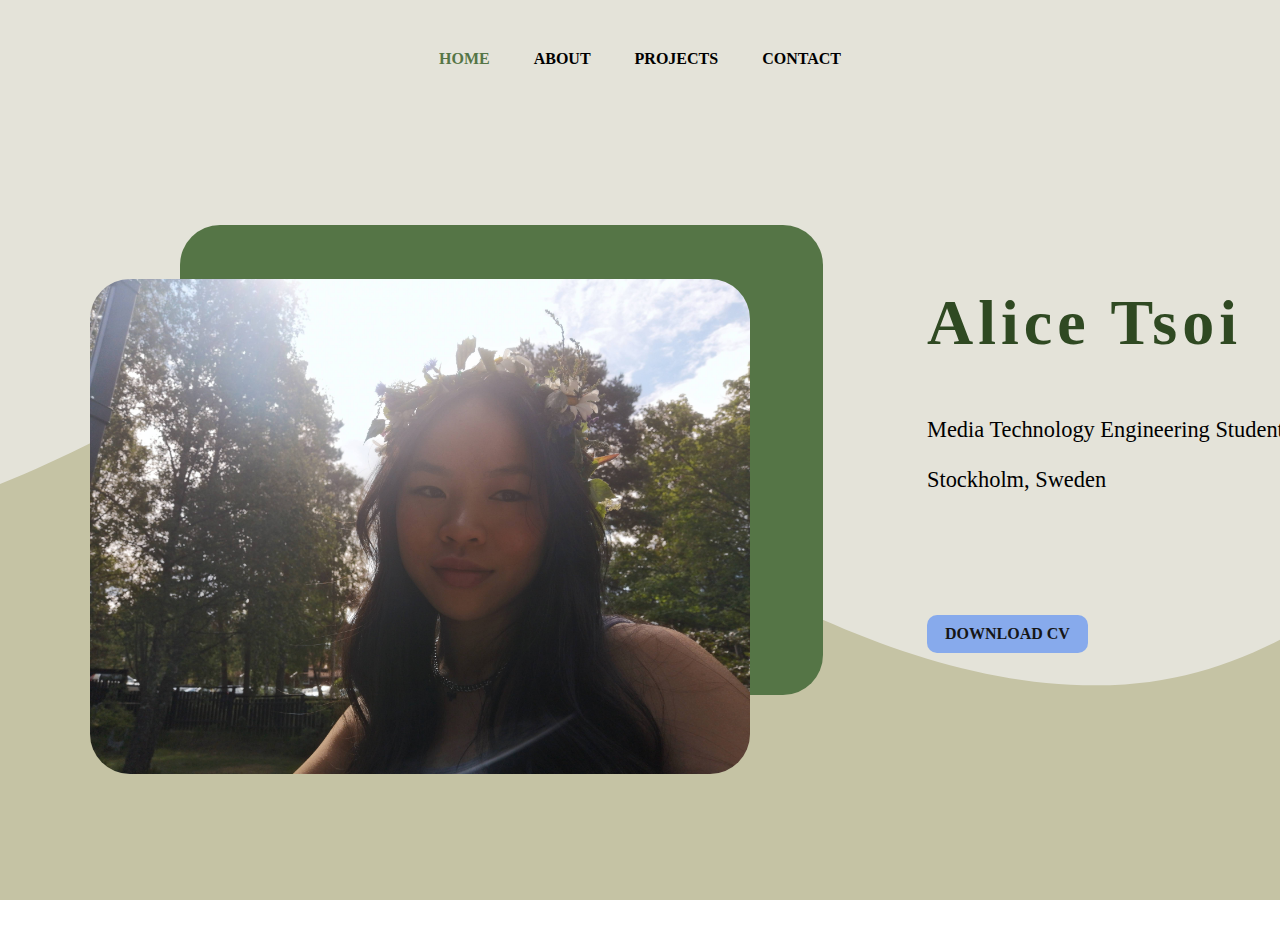
<file: index.html>
<!DOCTYPE html>
<html lang = "en">

<head>
    <meta charset = "UTF-8">
    <meta http-equiv = "X-UA-compatible" content = "IE = egde">
    <meta name = "viewport" content = "width = device - width, intial-scale = 1.0">

    <title> Alice Tsoi | Portfolio </title>
    <link rel="stylesheet" href="styles.css">

</head>


<body>
    
    <div class = "hero">

        <nav>
            <ul>
                <li><a href = "index.html" class = "current" > HOME </a></li>
                <li><a href = "about.html"> ABOUT </a></li>
                <li><a href = "projects.html"> PROJECTS </a></li>
                <li><a href = "contact.html"> CONTACT </a></li>
            </ul>
        </nav>

        <div class = "images">
            <div class="background"> </div>
            <img src = "headshot.jpg" class = "headshot">
        </div>

        <div class = "desc">

            <h1> Alice Tsoi </h1>
            <p> Media Technology Engineering Student <br> Stockholm, Sweden </p>

            <a href="CV (eng).png" download="CV Alice Tsoi"> DOWNLOAD CV </a>

        </div>

    </div>

</body>


</html>
</file>
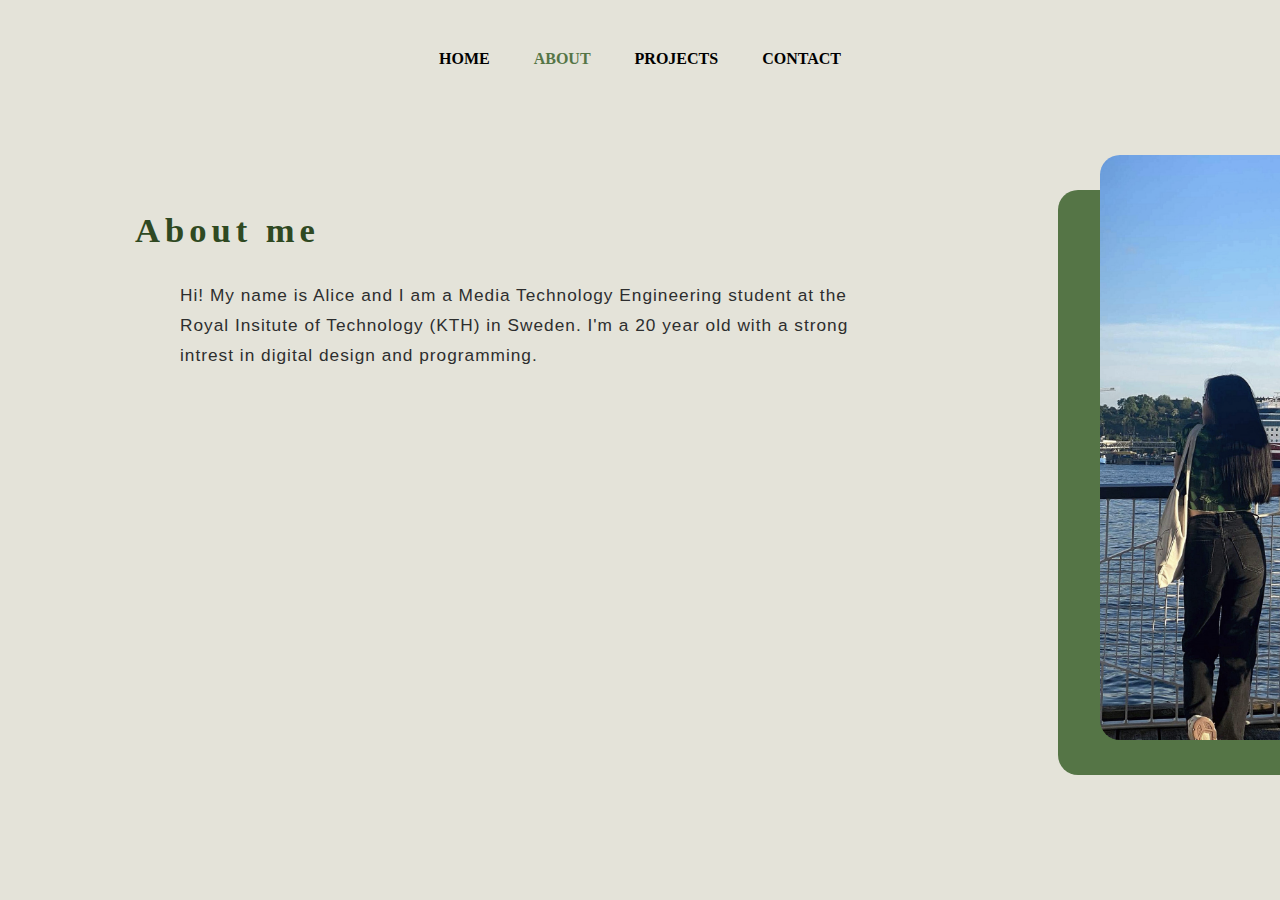
<file: about.html>
<!DOCTYPE html>
<html lang = "en">

<head>
    <meta charset = "UTF-8">
    <meta http-equiv = "X-UA-compatible" content = "IE = egde">
    <meta name = "viewport" content = "width = device - width, intial-scale = 1.0">

    <title> Alice Tsoi | Portfolio </title>
    <link rel="stylesheet" href="styles.css">

</head>


<body>
    
    <div class = "about">

        <nav>
            <ul>
                <li><a href = "index.html"> HOME </a></li>
                <li><a href = "about.html" class = "current" > ABOUT </a></li>
                <li><a href = "projects.html"> PROJECTS </a></li>
                <li><a href = "contact.html"> CONTACT </a></li>
            </ul>
        </nav>

        <div class = "content">
            
            <div class="background"></div>
            <img src="gronan.jpg">

            <h1>About me</h1>
            <p> 
                Hi! My name is Alice and I am a Media Technology Engineering student at the Royal Insitute of Technology (KTH) in Sweden. I'm a 20 year old with
                a strong intrest in digital design and programming. 
            </p>


        </div>


</body>
</file>
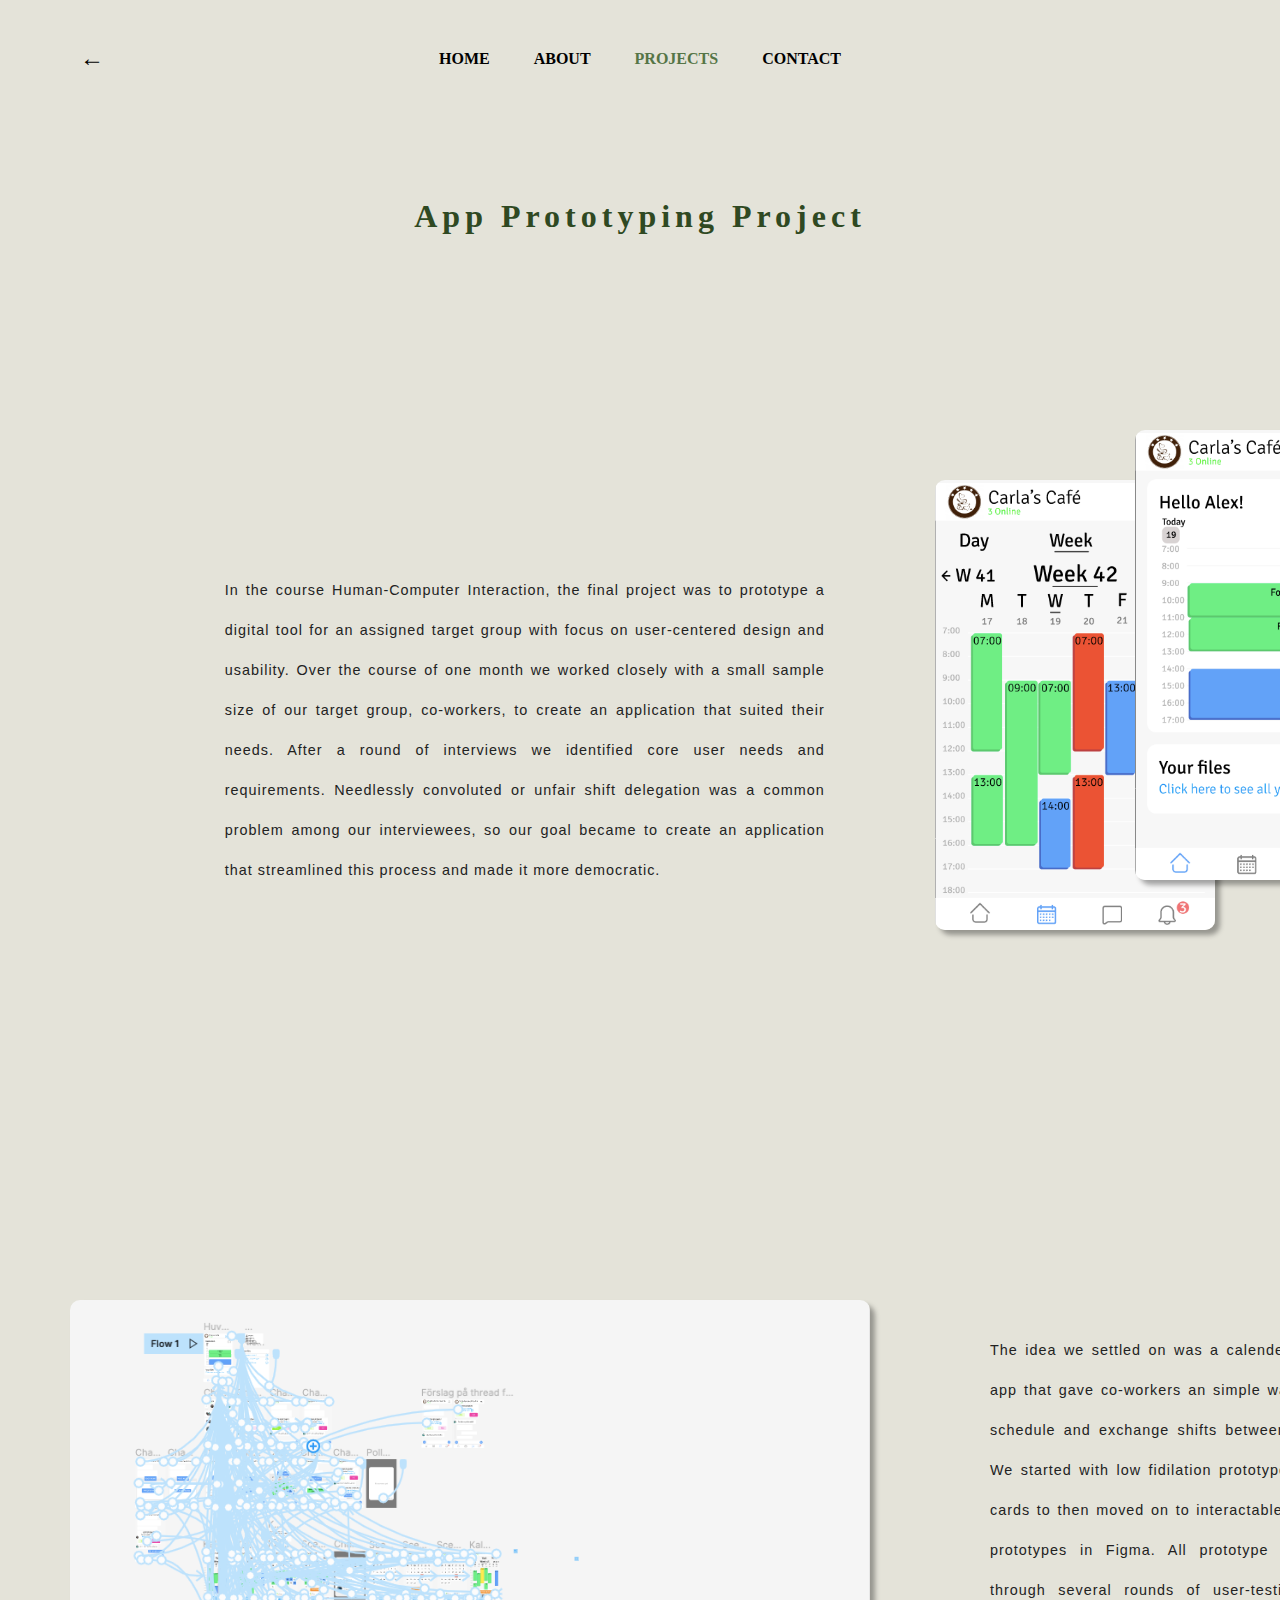
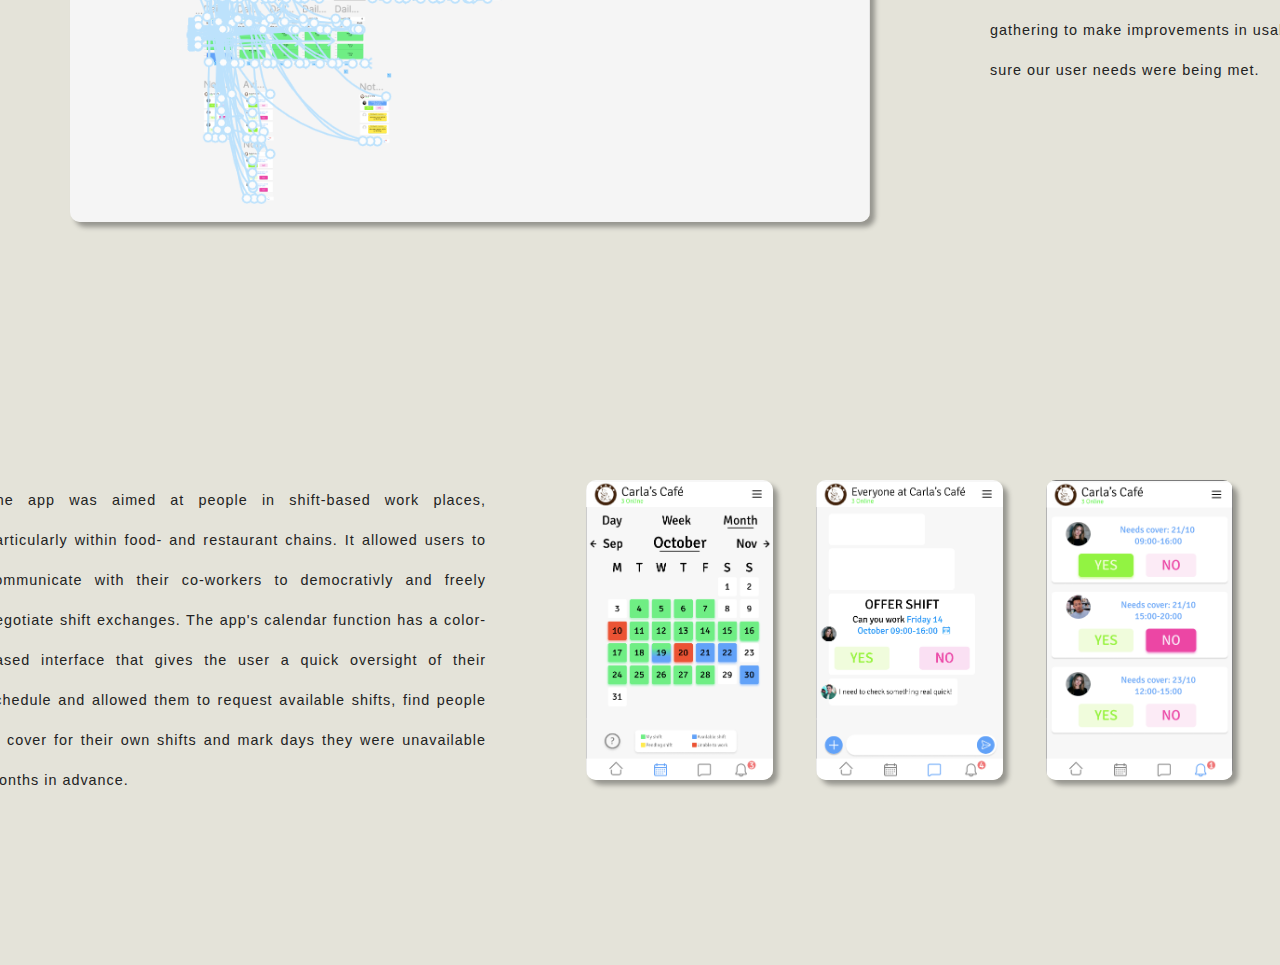
<file: hci_project.html>
<!DOCTYPE html>
<html lang = "en">

<head>
    <meta charset = "UTF-8">
    <meta http-equiv = "X-UA-compatible" content = "IE = egde">
    <meta name = "viewport" content = "width = device - width, intial-scale = 1.0">

    <title> Alice Tsoi | Portfolio </title>
    <link rel="stylesheet" href="project_styles.css">

</head>


<body>
    
    <div class = "project-pages">

        <nav>
            <ul>
                <li><a href = "index.html"> HOME </a></li>
                <li><a href = "about.html"> ABOUT </a></li>
                <li><a href = "projects.html" class = "current"> PROJECTS </a></li>
                <li><a href = "contact.html"> CONTACT </a></li>
            </ul>
            <ul class = "back"><li><a href="projects.html" > ← </a></li></ul>
        </nav>

        <div class = "content">

        <h1>App Prototyping Project</h1>

        <div class = "hci"> 
            
            <div class = "preview">

                <p> In the course Human-Computer Interaction, the final project was to prototype a digital tool for an assigned target group with focus on 
                user-centered design and usability. Over the course of one month we worked closely with a small sample size of our target group, co-workers, to create 
                an application that suited their needs. After a round of interviews we identified core user needs and requirements. Needlessly convoluted or unfair 
                shift delegation was a common problem among our interviewees, so our goal became to create an application that streamlined this process and
                made it more democratic. </p>

                <div class="images"> 
                <img src="hci-week.png" class = "week">
                <img src="hci-chats.png" class = "chats">
                <img src="hci-start.png" class = "page1">
                </div>

            </div>

            <div class="prototype">

                <p> The idea we settled on was a calender and chatting app that gave co-workers an simple way to see their schedule and exchange shifts between one another.
                    We started with low fidilation prototypes using index cards to then moved on to interactable high fidilation prototypes in Figma. All prototype versions
                    went through several rounds of user-testing and data-gathering to make improvements in usability and make sure our user needs were being met. </p>

                <img src="HCI.png">

            </div>

            <div class="function">

                <p> The app was aimed at people in shift-based work places, particularly within food- and restaurant chains. It allowed users to communicate with 
                    their co-workers to democrativly and freely negotiate shift exchanges. The app's calendar function has a color-based interface that gives the 
                    user a quick oversight of their schedule and allowed them to request available shifts, find people to cover for their own shifts and mark days 
                    they were unavailable months in advance. 
                    </p>

                <div class="images">
                <img src="hci-month.png" class = "month">
                <img src="hci-chat.png" class = "chat">
                <img src="hci-notifs.png" class = "notifs">
                </div>

            </div>

        </div>

        </div>


    </div>

</body>

</html>
</file>
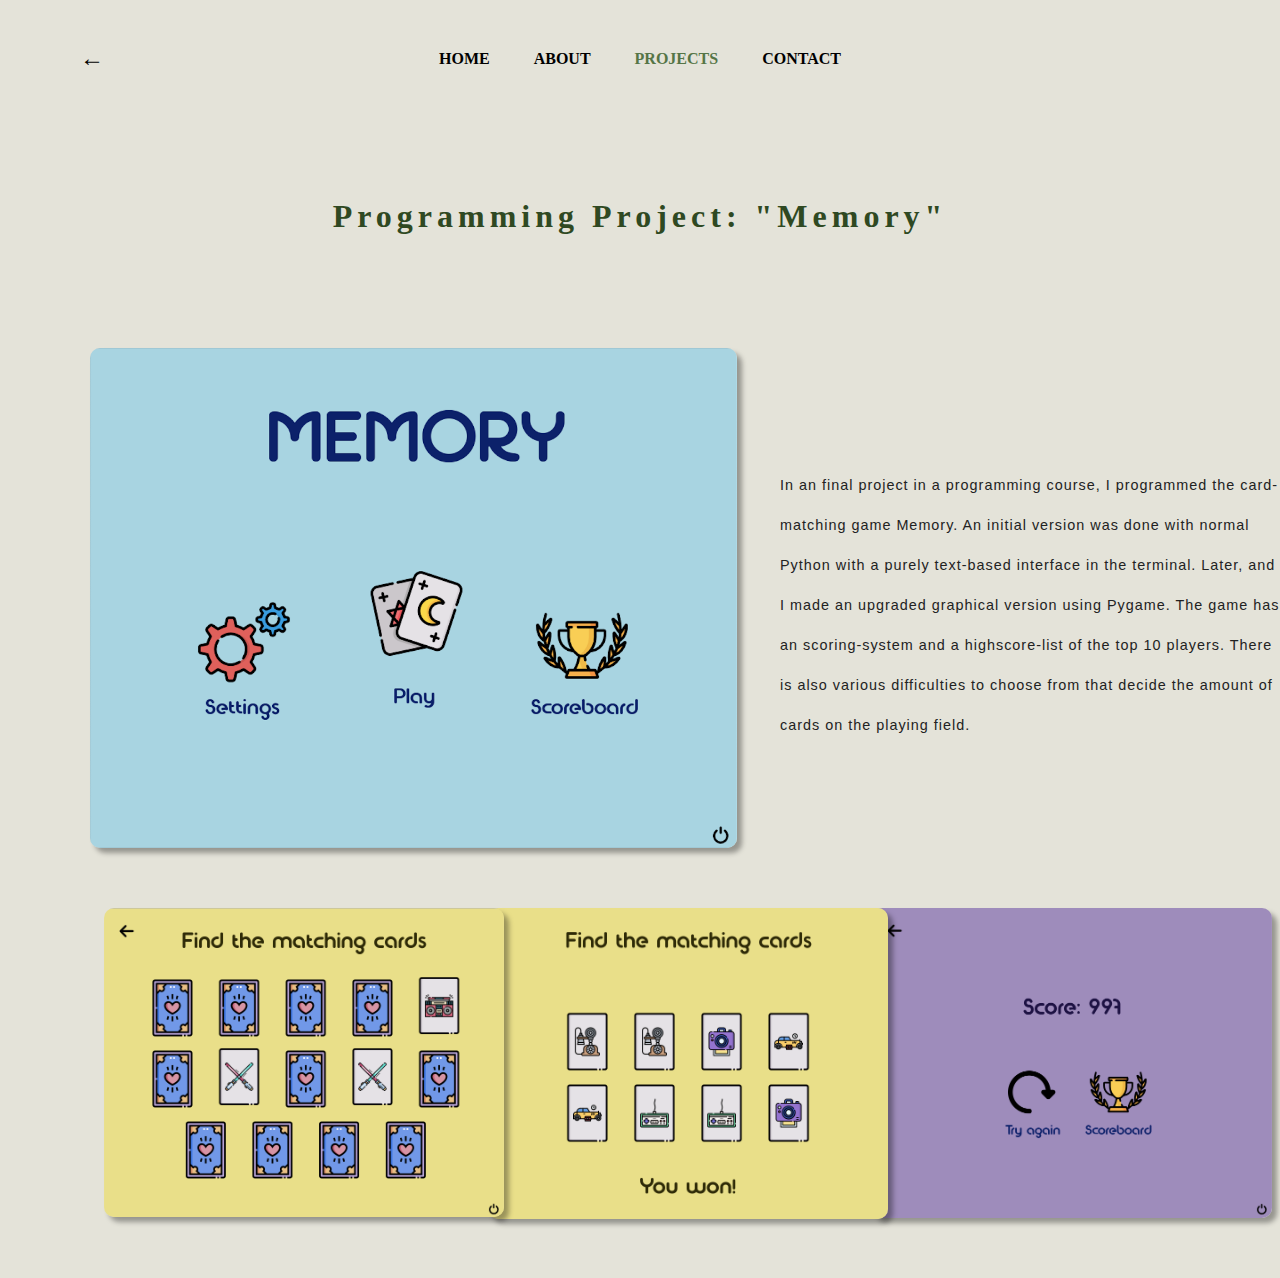
<file: memory_project.html>
<!DOCTYPE html>
<html lang = "en">

<head>
    <meta charset = "UTF-8">
    <meta http-equiv = "X-UA-compatible" content = "IE = egde">
    <meta name = "viewport" content = "width = device - width, intial-scale = 1.0">

    <title> Alice Tsoi | Portfolio </title>
    <link rel="stylesheet" href="project_styles.css">

</head>


<body>
    
    <div class = "project-pages">

        <nav>
            <ul>
                <li><a href = "index.html"> HOME </a></li>
                <li><a href = "about.html"> ABOUT </a></li>
                <li><a href = "projects.html" class = "current"> PROJECTS </a></li>
                <li><a href = "contact.html"> CONTACT </a></li>
            </ul>
            <ul class = "back"><li><a href="projects.html" > ← </a></li></ul>
        </nav>

        <div class = content>

            <div class="memory">

                <h1>Programming Project: "Memory"</h1>

                <img src="memory-start.png" class = "start">

                <p> In an final project in a programming course, I programmed the card-matching game Memory. An initial version was done with normal Python with a 
                    purely text-based interface in the terminal. Later, and I made an upgraded graphical version using Pygame. The game has an scoring-system and
                    a highscore-list of the top 10 players. There is also various difficulties to choose from that decide the amount of cards on the playing field. </p>
                
                    <div class="game">
                    <img src="memory-score.png" class = "score">
                    <img src="memory-win.png" class = "win">
                    <img src="memory-game.png" class = "play">
                    </div>

            </div>

        </div>

    </div>

</body>

</html>
</file>
<file: styles.css>
*{
    margin: 0;
    padding: 0;
    font-family: Georgia, 'Times New Roman', Times, serif;

}

.hero{

    position: relative;
    width: 100%;
    height: 100vh;
    background-image: url("Wave.svg");
    background-size: 300vh;
    background-position: 50vh;

}

nav{

    display: flex;
    width: 800px;
    margin: auto;
    padding: 20px 0;
    align-items: center;
    justify-content: center;

}

nav ul li{

    display: inline-block;
    list-style: none;
    margin: 30px 20px;

}

nav ul li a{

    text-decoration: none;
    color: black;
    font-weight: bold;
}

nav ul li a:hover{

    color: #557546;

}

nav ul li a.current{

    color: #557546

}

.images{

    width: 50vh;
    height: 80vh;
    position: absolute;
    top: 25vh;
    left: 0;

}

.images .background{

    position: absolute;
    left: 20vh;

    width: 67vh;
    height: 50vh;

    border-radius: 40px;
    background: #557546;
    padding: 10px 20px;

    transition: margin 0.2s ease-in-out;

}

.images .background:hover{
    margin-left: -20px;
}

.headshot{

    height: 55vh;
    position: absolute;
    top: 6vh;
    left: 10vh;

    border-radius: 40px;
    transition: margin 0.2s ease-in-out;

}

.headshot:hover{
    margin-left: -20px;
}

.desc h1{

    position: absolute;
    width: 100%;
    bottom: 60vh;
    left: 103vh;
    color: #2f4922;
    font-size: 400%;
    letter-spacing: 5px;

}

.desc p{

    position: absolute;
    width: 100%;
    top: 45vh;
    left: 103vh;
    font-size: 140%;
    line-height: 50px;

}

.desc a{
    position: absolute;
    top: 65vh;
    left: 103vh;
    background:rgb(135, 170, 236);
    padding: 10px 18px;
    text-decoration: none;
    font-weight: bold;
    color: rgb(22, 22, 22);
    display: inline-block;
    margin: 30px 0;
    border-radius: 10px;
}

.content{
    position: absolute;
    top: 20vh;
    left: 15vh;
    font-size: 120%;

   
    background-color: #E4E3D9;

}

.content h1{

    color: #2f4922;
    font-size: 180%;
    left: 100vh;
    letter-spacing: 5px;
    line-height: 100px;

}

.content p{
    
    width: 80vh;
    line-height: 30px;
    font-family:  Arial, sans-serif;
    font-size: 90%;
    letter-spacing: 1px;
    position: relative;
    left: 5vh;
    color: rgb(45, 46, 46);
    
}

.content ul li{

    list-style: none;
    line-height: 50px;
    font-family:  Arial, sans-serif;
    font-size: 90%;
    letter-spacing: 1px;
    position: relative;
    left: 5vh;
    color: rgb(45, 46, 46);

}

.about{
    position: relative;
    width: 100%;
    height: 100vh;
    background: #E4E3D9;

}

.about img{

    width: 50vh;
    position: absolute;
    left: 105vh;
    top: -5vh;

    border-radius: 40px;
    padding: 20px;

    transition: margin 0.2s ease-in-out;

}

.about img:hover{
    margin-left: -20px;
}

.about .background{

    position: absolute;
    left: 97vh;
    top: -40px;
    width: 50vh;
    height: 65vh;
    border-radius: 20px;
    background: #557546;
    margin: 50px;

    transition: margin 0.2s ease-in-out;

}

.about .background:hover{
    margin-left: -20px;

}

.contact{
    position: relative;
    width: 100%;
    height: 100vh;
    background-image: url("Curve Line.svg");
    background-size: 200vh;

}

.projects{
    
    position: relative;
    width: 101%;
    height: 225vh;
    background: #E4E3D9;

}

.projects h1{
    position: relative;
    width: 700px;
    margin-bottom: 30px;
}

.projects p{

    position: relative;
    letter-spacing: 4px;
    line-height: 40px;
    font-size: 110%;
}

.projects img{

    margin: 70px 0;
    height: 40vh;
    position: absolute;

}

.idoc h1{

    top: 10vh;
    left: 80vh;
}

.idoc p{ 

    top: 10vh;
    left: 80vh;

}

.hci img{

    left: 95vh;
    top: 65vh;

}

.hci h1{
    position: absolute;
    top: 70vh;
    left: 10vh;
}

.hci p{

    width: 600px;

    top: 55vh;
    left: 10vh;

}

.hci .background{

    position: absolute;
    width: 200vh;
    height: 66vh;
    top: 60vh;
    left: 0;
    background: #cfcdb1;
    border-radius: 20px;

}

.memory img{

    top: 133vh;

}

.memory h1{

    top: 85vh;
    left: 80vh;
}

.memory p{
    
    top: 90vh;
    left: 80vh;

}

.projects img{
    border-radius: 10px;
    box-shadow: 5px 5px 5px grey;
    transition: margin 0.2s ease-in-out;
}


.projects img:hover{

    margin-top: -1%;

}
</file>
<file: project_styles.css>
*{
    margin: 0;
    padding: 0;
    font-family: Georgia, 'Times New Roman', Times, serif;

}

.project-pages{

    position: relative;
    width: 100%;
    height: auto;
    background-color: #E4E3D9;

    overflow: hidden;

}

nav{

    display: flex;
    width: 800px;
    margin: auto;
    padding: 20px 0;
    align-items: center;
    justify-content: center;

}

nav ul li{

    display: inline-block;
    list-style: none;
    margin: 30px 20px;

}

nav ul li a{

    text-decoration: none;
    color: black;
    font-weight: bold;
}

nav ul li a:hover{

    color: #557546;

}

nav ul li a.current{

    color: #557546

}

.back{

    font-size: 150%;
    position: absolute;
    top: 15px;
    left: 60px;
}

.content{
    
    position: relative;
    padding: 80px;

    background-color: #E4E3D9;

}

.content h1{

    color: #2f4922;
    font-size: 200%;
    letter-spacing: 5px;
    margin-bottom: 50px;
    text-align: center;

}

.content h2{
    position: relative;
    color: #2f4922;
    font-size: 180%;
    letter-spacing: 5px;
    margin-bottom: 10px;

}

.content p{

    line-height: 40px;
    font-size: 90%;

    font-family:  Arial, sans-serif;
    letter-spacing: 1px;
    position: relative;
    color: rgb(34, 34, 34);

}

.content img{

    border-radius: 10px;
    box-shadow: 5px 5px 5px rgba(0, 0, 0, 0.342);

}

.idoc img{

    margin: 60px 9px;
}

.intro{
    position: relative;
    margin-bottom: 200px;
}

img.title-card{
    
    display: block;
    margin: 70px auto;
    width: 100%;
}

.structure{
    position: relative;
    margin-bottom: 400px;
}

.structure h2{
    left: 720px;
    top: 110px;
}

.structure p{
    width: 500px;
    left: 720px;
    top: 130px;
}

.structure img{

    position: absolute;
    width: 600px;
    left: 50px;

}

img.porten{
    left: 480px;
    top: 270px;
}



.colors{
    position: relative;
    margin-bottom: 600px;
    left: 60px;
}

.colors h2{
    top: 400px;
    left: 100px;
}

.colors p{

    width: 700px;
    left: 50px;
    top: 440px;

}

.colors img{
    position: absolute;
    right: 200px;
    top: 350px;
    border-radius: 5px;
    width: 200px;
}

.hci{
    position: relative;
    display: flex;
    height:2200px;
    width: 80%;
    align-items: stretch;
}

.preview{
    position: relative;
    top:100px;
    left:100px;
    margin: 15vh auto;
    display: block;
    height:fit-content;
    width: 90%;
}

.preview p{
    top: 50px;
    left: 0;
    text-align: justify;
    width: 600px;
}

.preview img{
    position: absolute;
    height: 50vh;
}

.preview .images{
    position: absolute;
    top: 0;
    left: 700px;
    margin: 10px;
}

img.page1{
    left: 200px;
    top: -100px;
}

img.week{
    top: -50px;
}

img.chats{
    top: -50px;
    left:400px;

}

.prototype{
    position: absolute;
    top: 900px;
    left: 0px;
    margin: 15vh auto;
    display: block;
    width: 100vh;
}

.prototype p{
    position: relative;
    text-align: justify;
    left: 900px;
    width: 400px;
    margin: 10px;

}

.prototype img{
    position: relative;
    bottom: 400px;
    right: 10px;
    width: 800px;
}

.function{
    position: absolute;
    top:1650px;
    right:100px;
    margin: 15vh auto;
    display: block;
    width: 100vh;
}


.function p{
    position: relative;
    text-align: justify;
    width: 500px;
    margin: 10px;
}

.function img{
    position: absolute;
    height: 300px;
}

.function .images{
    position: absolute;
    top: 0;
    left: 600px;
    margin: 10px;
}

img.month{
    left: 0;
}

img.chat{
    left: 230px;
}

img.notifs{
    left: 460px;
}

.memory{
    height:1000px;
}

.memory p{
    width: 500px;
    top: 20vh;
    left: 700px;
}

.memory img{

    position: absolute;

}

.start{
    top: 230px;
    left: 10vh;
    height: 500px;
}

.game img{
    position: absolute;
    top: 750px;
    width: 400px;
    margin: 40px;
}

img.play{
    left: 5vw;
}

img.win{
    left: 35vw;
}

img.score{
    left: 65vw;
}
</file>
